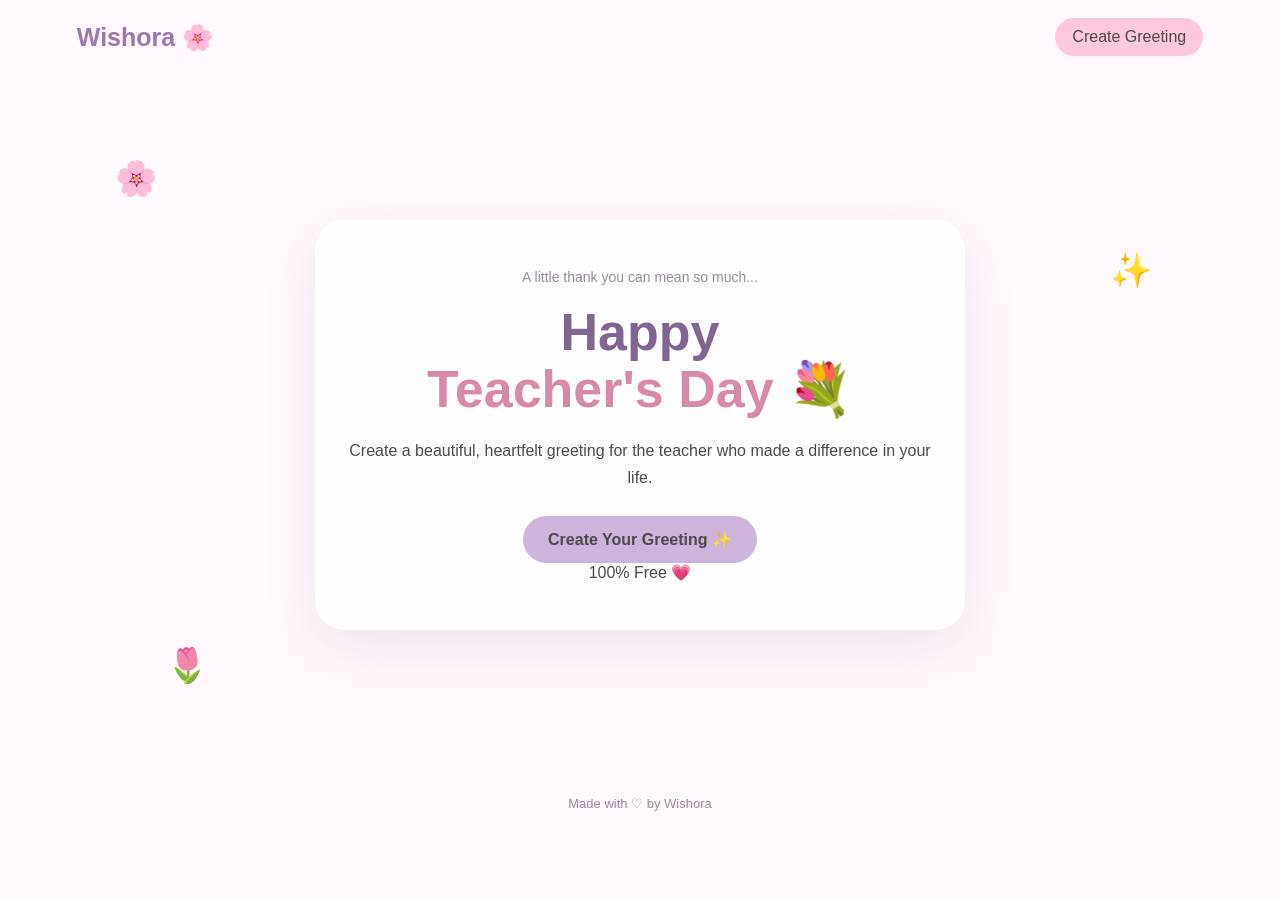
<file: index.html>
<!DOCTYPE html>
<html lang="en">
<head>
  <meta charset="UTF-8">
  <meta name="viewport" content="width=device-width, initial-scale=1.0">
  <title>Wishora | Teacher's Day</title>
  <link rel="stylesheet" href="style.css">
</head>

<body>

  <header class="navbar">

    <div class="logo">
      Wishora 🌸
    </div>

    <a href="create.html" class="nav-btn">
      Create Greeting
    </a>

  </header>


  <main class="hero">

    <div class="flower flower1">🌸</div>
    <div class="flower flower2">✨</div>
    <div class="flower flower3">🌷</div>


    <div class="hero-card">

      <span class="small-text">
        A little thank you can mean so much...
      </span>


      <h1>
        Happy<br>
        <span>Teacher's Day</span> 💐
      </h1>


      <p>
        Create a beautiful, heartfelt greeting for the teacher
        who made a difference in your life.
      </p>


      <a href="create.html" class="main-btn">
        Create Your Greeting ✨
      </a>


      <div class="price">
        100% Free 💗
      </div>

    </div>

  </main>


  <footer>
    Made with ♡ by Wishora
  </footer>


</body>
</html>
</file>
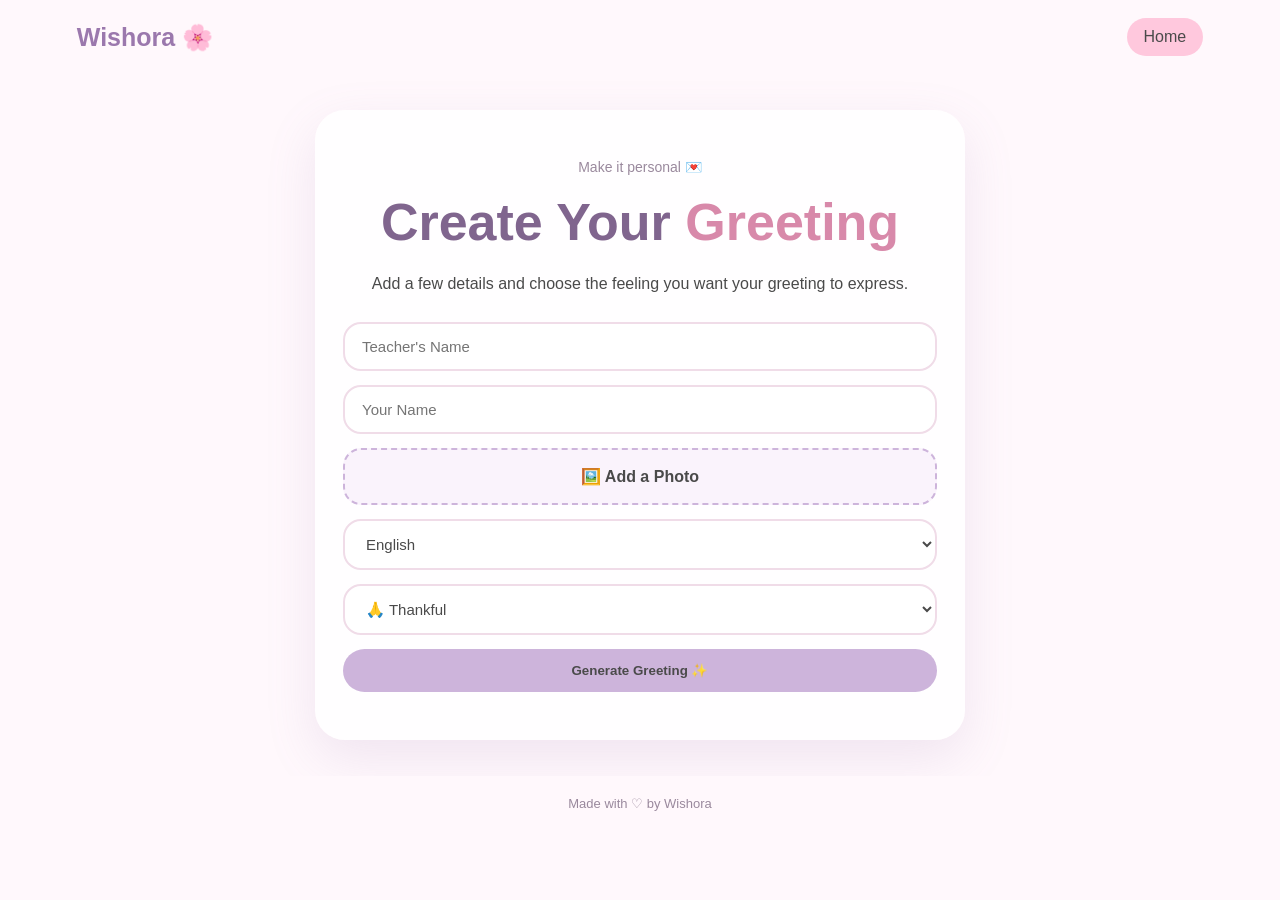
<file: create.html>
<!DOCTYPE html>
<html lang="en">
<head>
  <meta charset="UTF-8">
  <meta name="viewport" content="width=device-width, initial-scale=1.0">
  <title>Create Greeting | Wishora</title>
  <link rel="stylesheet" href="style.css">
</head>

<body>

<header class="navbar">
  <div class="logo">Wishora 🌸</div>
  <a href="index.html" class="nav-btn">Home</a>
</header>

<main class="hero">

  <div class="hero-card">

    <span class="small-text">Make it personal 💌</span>

    <h1>Create Your <span>Greeting</span></h1>

    <p>
      Add a few details and choose the feeling
      you want your greeting to express.
    </p>

    <form id="greetingForm">

      <input
        type="text"
        id="teacherName"
        placeholder="Teacher's Name"
        required
      >

      <input
        type="text"
        id="studentName"
        placeholder="Your Name"
        required
      >

      <label class="upload-box">
        🖼️ Add a Photo
        <input type="file" id="photo" accept="image/*">
      </label>

      <select id="language">
        <option value="English">English</option>
        <option value="Hindi">Hindi</option>
      </select>

      <select id="feeling">
        <option value="Thankful">🙏 Thankful</option>
        <option value="Emotional">❤️ Emotional</option>
        <option value="Respectful">🌹 Respectful</option>
        <option value="Inspirational">✨ Inspirational</option>
        <option value="Friendly">😊 Friendly</option>
        <option value="Funny">😄 Funny</option>
      </select>

      <button type="submit" class="main-btn">
        Generate Greeting ✨
      </button>

    </form>

  </div>

</main>

<footer>
  Made with ♡ by Wishora
</footer>

<script src="script.js"></script>

</body>
</html>
</file>
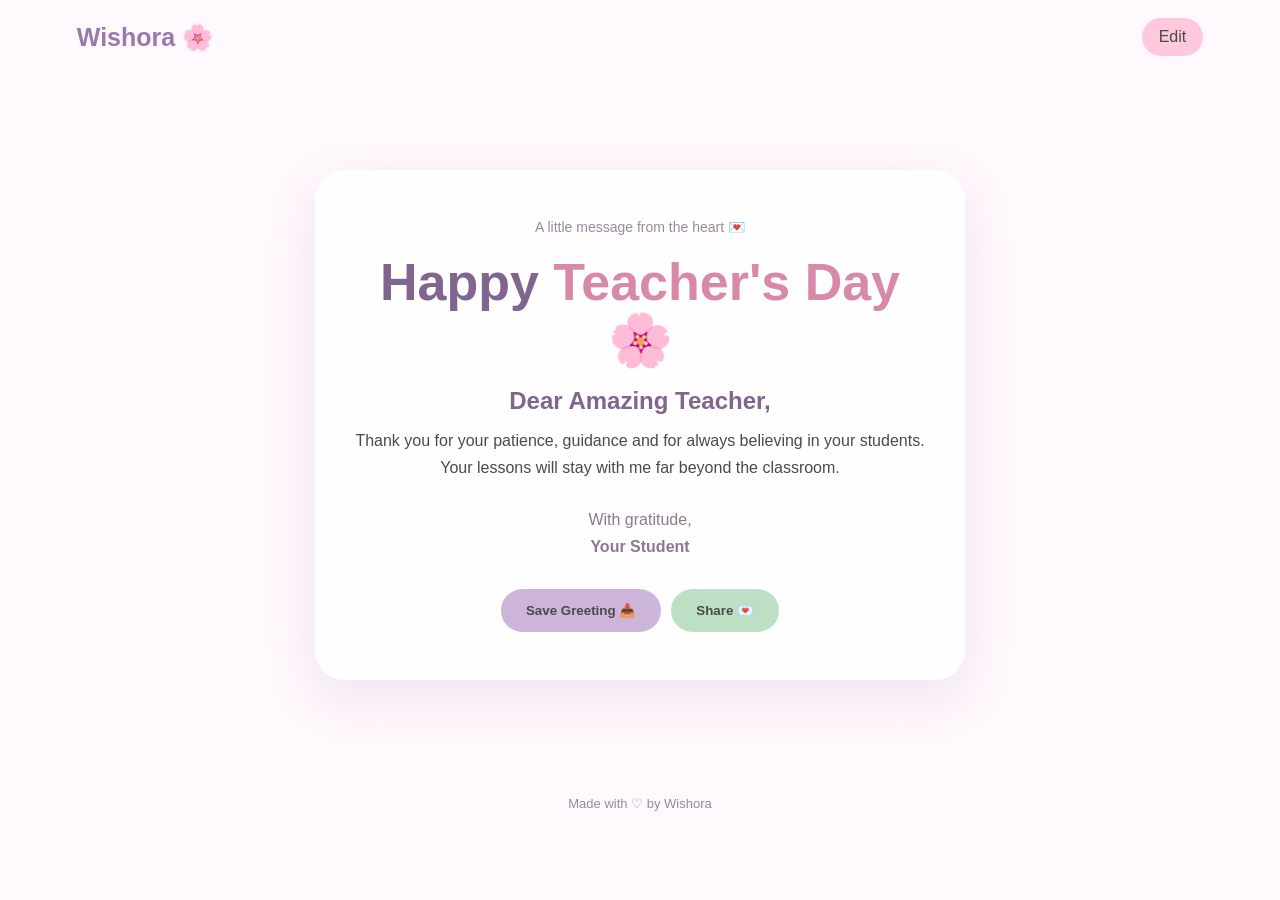
<file: preview.html>
<!DOCTYPE html>
<html lang="en">
<head>
  <meta charset="UTF-8">
  <meta name="viewport" content="width=device-width, initial-scale=1.0">
  <title>Your Greeting | Wishora</title>
  <link rel="stylesheet" href="style.css">
</head>

<body>

  <header class="navbar">
    <div class="logo">Wishora 🌸</div>
    <a href="create.html" class="nav-btn">Edit</a>
  </header>

  <main class="hero">

    <div class="hero-card greeting-card">

      <span class="small-text">
        A little message from the heart 💌
      </span>

      <h1>
        Happy <span>Teacher's Day</span> 🌸
      </h1>

      <div id="photoContainer"></div>

      <h2 id="teacherDisplay"></h2>

      <p id="messageDisplay"></p>

      <p class="from">
        With gratitude,<br>
        <strong id="studentDisplay"></strong>
      </p>

      <div class="preview-buttons">

        <button class="main-btn" onclick="window.print()">
          Save Greeting 📥
        </button>

        <button class="main-btn share-btn" onclick="shareGreeting()">
          Share 💌
        </button>

      </div>

    </div>

  </main>

  <footer>
    Made with ♡ by Wishora
  </footer>


  <script>

    const teacher =
      localStorage.getItem("teacherName") ||
      "Amazing Teacher";

    const student =
      localStorage.getItem("studentName") ||
      "Your Student";

    const feeling =
      localStorage.getItem("feeling") ||
      "Thankful";

    const language =
      localStorage.getItem("language") ||
      "English";

    const photo =
      localStorage.getItem("wishoraPhoto");


    const englishMessages = {

      Thankful:
        "Thank you for your patience, guidance and for always believing in your students. Your lessons will stay with me far beyond the classroom.",

      Emotional:
        "Some teachers teach lessons, but some leave a beautiful mark on our hearts. Thank you for being one of those special teachers.",

      Respectful:
        "Your dedication, wisdom and kindness inspire us every day. It is a privilege to learn from a teacher like you.",

      Inspirational:
        "You don't just teach subjects—you inspire us to believe in ourselves and become better every day. Thank you for inspiring us.",

      Friendly:
        "Thank you for making learning more enjoyable and for always being there to guide and encourage us. Happy Teacher's Day!",

      Funny:
        "Thank you for surviving our questions, our excuses and our endless doubts! You truly deserve a Teacher's Day celebration!"
    };


    const hindiMessages = {

      Thankful:
        "आपके धैर्य, मार्गदर्शन और हमेशा हम पर विश्वास करने के लिए दिल से धन्यवाद। आपकी सिखाई बातें हमेशा हमारे साथ रहेंगी।",

      Emotional:
        "कुछ शिक्षक सिर्फ पढ़ाते नहीं हैं, बल्कि हमारे दिल में एक खूबसूरत जगह बना लेते हैं। ऐसे ही खास शिक्षक होने के लिए धन्यवाद।",

      Respectful:
        "आपकी मेहनत, ज्ञान और दयालुता हमें हर दिन प्रेरित करती है। आपसे सीखना हमारे लिए सौभाग्य की बात है।",

      Inspirational:
        "आप हमें सिर्फ विषय नहीं पढ़ाते, बल्कि खुद पर विश्वास करना और हर दिन बेहतर बनना भी सिखाते हैं।",

      Friendly:
        "सीखने को इतना मजेदार बनाने और हमेशा हमारा मार्गदर्शन करने के लिए धन्यवाद। आपको शिक्षक दिवस की हार्दिक शुभकामनाएँ!",

      Funny:
        "हमारे सवालों, बहानों और endless doubts को सहने के लिए धन्यवाद! आप सच में Teacher's Day celebration deserve करते हैं!"
    };


    const messages =
      language === "Hindi"
        ? hindiMessages
        : englishMessages;


    document.getElementById("teacherDisplay").textContent =
      "Dear " + teacher + ",";


    document.getElementById("studentDisplay").textContent =
      student;


    document.getElementById("messageDisplay").textContent =
      messages[feeling] || messages.Thankful;


    if (photo) {

      const img = document.createElement("img");

      img.src = photo;
      img.alt = "Greeting photo";
      img.className = "teacher-photo";

      document
        .getElementById("photoContainer")
        .appendChild(img);
    }


    function shareGreeting() {

      const text =
        "Happy Teacher's Day, " +
        teacher +
        "! A special greeting from " +
        student +
        " made with Wishora 🌸";


      if (navigator.share) {

        navigator.share({
          title: "Happy Teacher's Day",
          text: text
        });

      } else {

        navigator.clipboard.writeText(text);

        alert("Greeting text copied! 💌");

      }

    }

  </script>

</body>
</html>
</file>
<file: style.css>
* {
  margin: 0;
  padding: 0;
  box-sizing: border-box;
}

body {
  font-family: Arial, sans-serif;
  background: #fff8fc;
  color: #4a4a4a;
  min-height: 100vh;
}

.navbar {
  padding: 18px 6%;
  display: flex;
  justify-content: space-between;
  align-items: center;
}

.logo {
  font-size: 25px;
  font-weight: bold;
  color: #9b78ad;
}

.nav-btn {
  text-decoration: none;
  color: #4a4a4a;
  background: #ffc8dd;
  padding: 10px 17px;
  border-radius: 25px;
}

.hero {
  min-height: 78vh;
  display: flex;
  justify-content: center;
  align-items: center;
  padding: 30px 18px;
  position: relative;
  overflow: hidden;
}

.hero-card {
  width: 100%;
  max-width: 650px;
  padding: 48px 28px;
  text-align: center;
  background: rgba(255,255,255,.82);
  border-radius: 30px;
  box-shadow: 0 18px 50px rgba(155,120,173,.15);
  backdrop-filter: blur(12px);
  animation: appear .7s ease;
}

@keyframes appear {
  from {
    opacity: 0;
    transform: translateY(18px);
  }

  to {
    opacity: 1;
    transform: translateY(0);
  }
}

.small-text {
  font-size: 14px;
  color: #9a899d;
}

h1 {
  font-size: 52px;
  line-height: 1.1;
  margin: 18px 0;
  color: #80658e;
}

h1 span {
  color: #d889aa;
}

.hero-card p {
  line-height: 1.7;
  font-size: 16px;
  margin-bottom: 25px;
}

.main-btn {
  display: inline-block;
  border: none;
  text-decoration: none;
  background: #cdb4db;
  color: #4a4a4a;
  padding: 14px 25px;
  border-radius: 30px;
  font-weight: bold;
  cursor: pointer;
  transition: .25s;
}

.main-btn:hover {
  transform: translateY(-3px);
}

.premium-home-link {
  display: block;
  margin-top: 15px;
  color: #9b78ad;
  text-decoration: none;
  font-size: 14px;
  font-weight: bold;
}

form {
  display: flex;
  flex-direction: column;
  gap: 14px;
  margin-top: 25px;
}

form input,
form select {
  width: 100%;
  padding: 14px 17px;
  border: 2px solid #f0dce8;
  border-radius: 18px;
  background: #fff;
  color: #4a4a4a;
  font-size: 15px;
  outline: none;
}

form input:focus,
form select:focus {
  border-color: #cdb4db;
}

.upload-box {
  padding: 17px;
  border: 2px dashed #cdb4db;
  border-radius: 18px;
  background: #faf3fc;
  cursor: pointer;
  font-weight: bold;
}

.upload-box input {
  display: none;
}

.greeting-card {
  position: relative;
  overflow: hidden;
}

.teacher-photo {
  width: 150px;
  height: 150px;
  object-fit: cover;
  border-radius: 50%;
  border: 6px solid #ffc8dd;
  margin: 22px auto;
  display: block;
  box-shadow: 0 8px 25px rgba(155,120,173,.2);
}

.greeting-card h2 {
  color: #80658e;
  margin-bottom: 12px;
}

.from {
  color: #8b7a8f;
  margin-top: 20px;
}

.preview-buttons {
  display: flex;
  justify-content: center;
  gap: 10px;
  flex-wrap: wrap;
  margin-top: 28px;
}

.share-btn {
  background: #bde0c4;
}

.premium-link {
  background: #ffd6a5;
}

.premium-price {
  font-size: 52px;
  font-weight: bold;
  color: #d889aa;
  margin: 15px 0;
}

.features {
  display: grid;
  gap: 10px;
  margin: 25px 0;
  text-align: left;
}

.features div {
  padding: 13px 16px;
  border-radius: 15px;
  background: #fff8fc;
  border: 1px solid #f0dce8;
}

.secure-text {
  font-size: 12px !important;
  color: #999 !important;
  margin-top: 15px !important;
}

.flower {
  position: absolute;
  font-size: 34px;
  animation: float 4s ease-in-out infinite;
}

.flower1 {
  top: 12%;
  left: 9%;
}

.flower2 {
  top: 25%;
  right: 10%;
}

.flower3 {
  bottom: 13%;
  left: 13%;
}

@keyframes float {
  0%,100% {
    transform: translateY(0);
  }

  50% {
    transform: translateY(-14px);
  }
}

footer {
  text-align: center;
  padding: 20px;
  font-size: 13px;
  color: #9a899d;
}

@media (max-width: 600px) {

  .logo {
    font-size: 21px;
  }

  .nav-btn {
    padding: 9px 13px;
    font-size: 13px;
  }

  h1 {
    font-size: 40px;
  }

  .hero-card {
    padding: 40px 18px;
  }

  .teacher-photo {
    width: 125px;
    height: 125px;
  }

  .preview-buttons .main-btn {
    width: 100%;
  }
}

@media print {

  .navbar,
  footer,
  .preview-buttons {
    display: none;
  }

  body {
    background: white;
  }

  .hero {
    min-height: 100vh;
  }

  .hero-card {
    box-shadow: none;
  }
}
</file>
